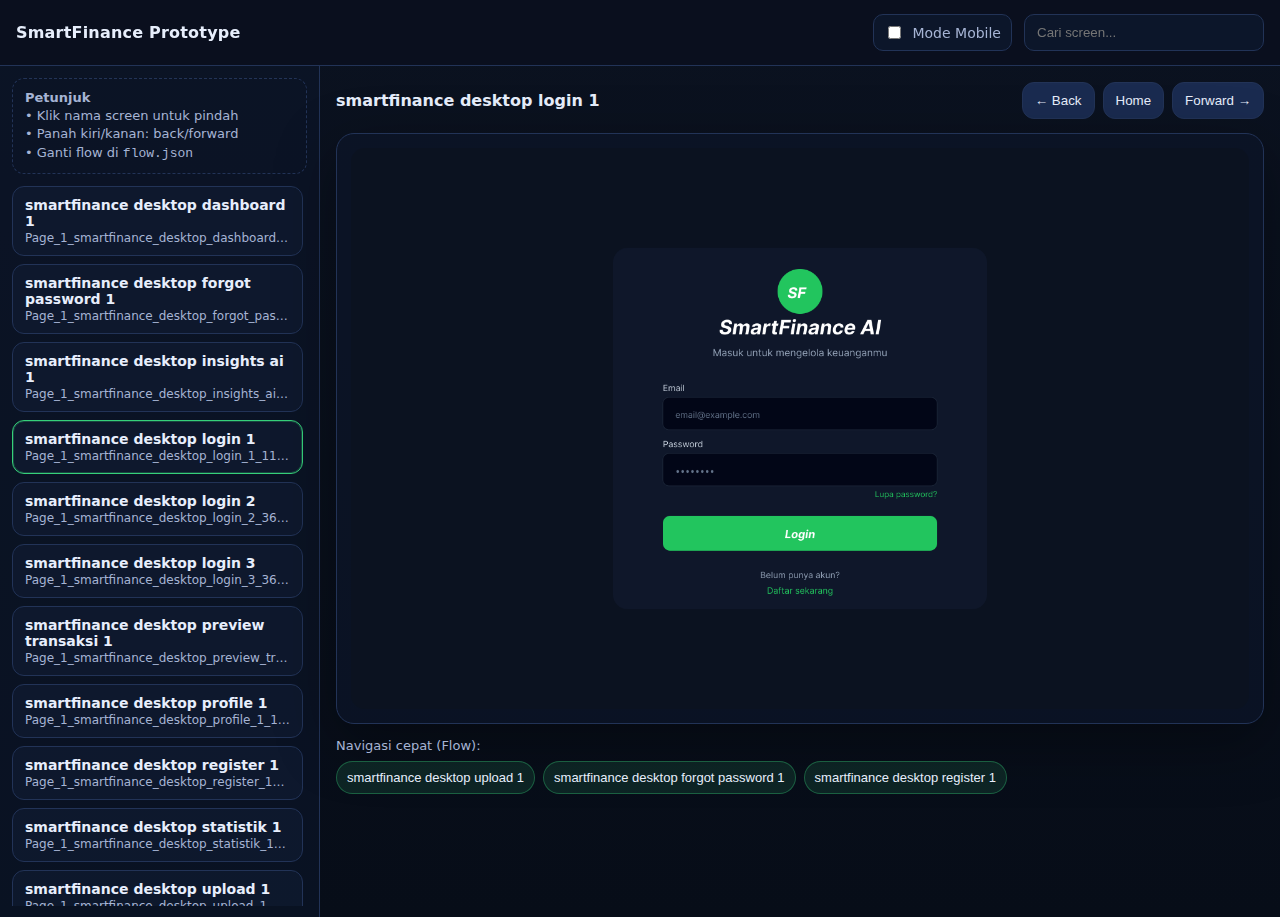
<file: index.html>
<!doctype html>
<html lang="id">
<head>
  <meta charset="utf-8" />
  <meta name="viewport" content="width=device-width, initial-scale=1" />
  <title>SmartFinance Prototype (Offline)</title>
  <link rel="stylesheet" href="style.css" />
</head>
<body>
  <header class="topbar">
    <div class="brand">SmartFinance Prototype</div>
    <div class="controls">
      <label class="toggle">
        <input id="deviceToggle" type="checkbox" />
        <span>Mode Mobile</span>
      </label>
      <input id="search" type="search" placeholder="Cari screen..." />
    </div>
  </header>

  <main class="layout">
    <aside class="sidebar">
      <div class="hint">
        <div><b>Petunjuk</b></div>
        <div>• Klik nama screen untuk pindah</div>
        <div>• Panah kiri/kanan: back/forward</div>
        <div>• Ganti flow di <code>flow.json</code></div>
      </div>
      <div id="screenList" class="screen-list"></div>
    </aside>

    <section class="viewer">
      <div class="viewer-header">
        <div id="screenTitle" class="title"></div>
        <div class="nav">
          <button id="btnBack" class="btn">← Back</button>
          <button id="btnHome" class="btn">Home</button>
          <button id="btnForward" class="btn">Forward →</button>
        </div>
      </div>

      <div class="frame-wrap">
        <div id="deviceFrame" class="device desktop">
          <img id="screenImg" alt="Prototype screen" />
        </div>
      </div>

      <div class="actions">
        <div class="actions-title">Navigasi cepat (Flow):</div>
        <div id="flowButtons" class="flow-buttons"></div>
      </div>
    </section>
  </main>

  <script src="app.js"></script>
</body>
</html>
</file>
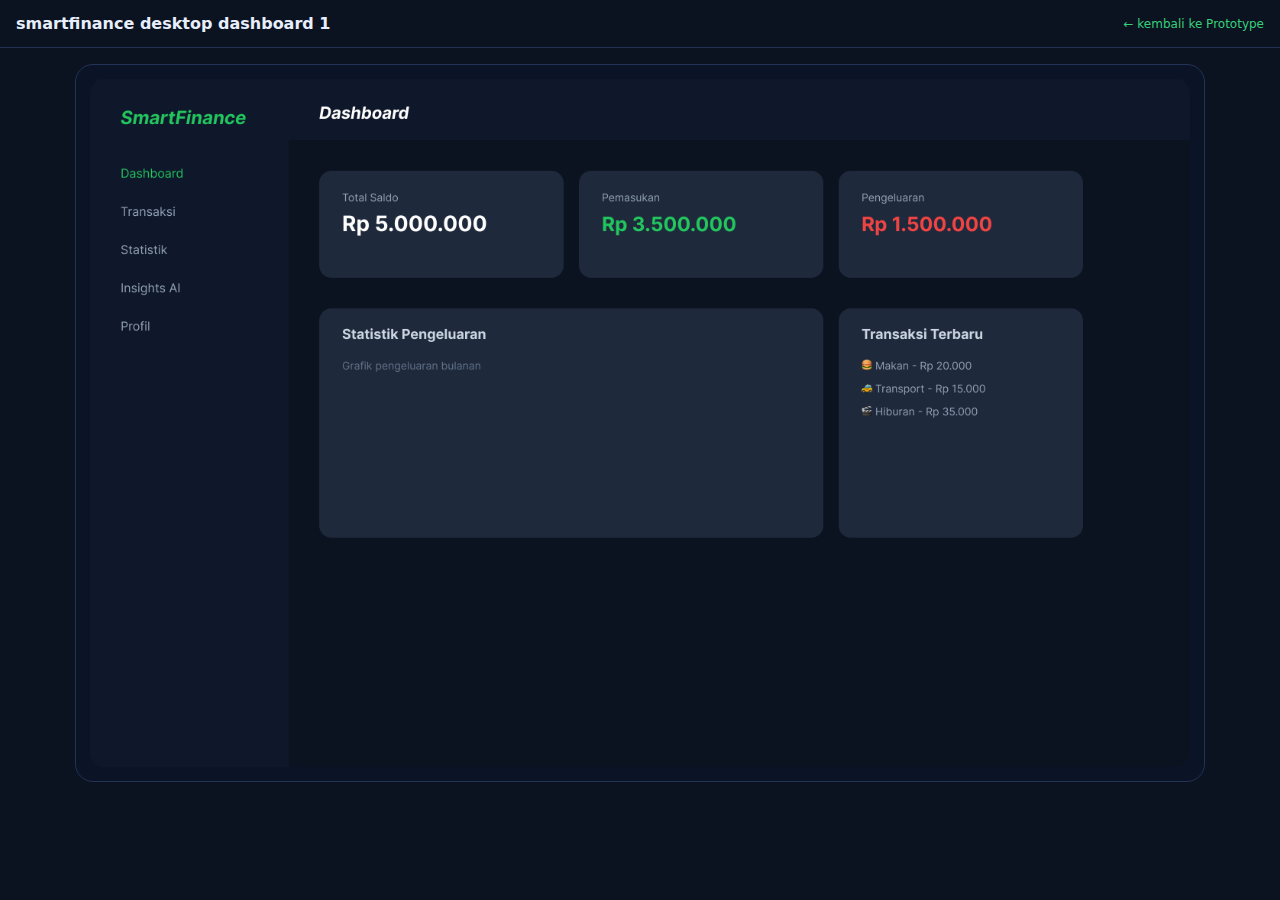
<file: pages/smartfinance_desktop_dashboard_1.html>
<!doctype html><html lang='id'><head><meta charset='utf-8'/>
<meta name='viewport' content='width=device-width, initial-scale=1'/>
<title>smartfinance desktop dashboard 1</title>
<style>
body{margin:0;background:#0b1220;color:#e7eefc;font-family:system-ui,Segoe UI,Roboto,Arial,sans-serif}
header{padding:14px 16px;border-bottom:1px solid #223357;display:flex;justify-content:space-between;align-items:center}
a{color:#36d07a;text-decoration:none}
main{display:flex;justify-content:center;padding:16px}
.wrap{max-width:1100px;width:100%;background:rgba(12,22,42,.65);border:1px solid #223357;border-radius:18px;padding:14px}
img{width:100%;height:auto;border-radius:14px;display:block}
.small{font-size:12px;color:#a6b4d4}
</style></head><body>
<header><div><b>smartfinance desktop dashboard 1</b></div><div class='small'><a href='../index.html'>← kembali ke Prototype</a></div></header>
<main><div class='wrap'><img src='../screens/Page_1_smartfinance_desktop_dashboard_1_1268.png' alt='smartfinance desktop dashboard 1'/></div></main>
</body></html>
</file>
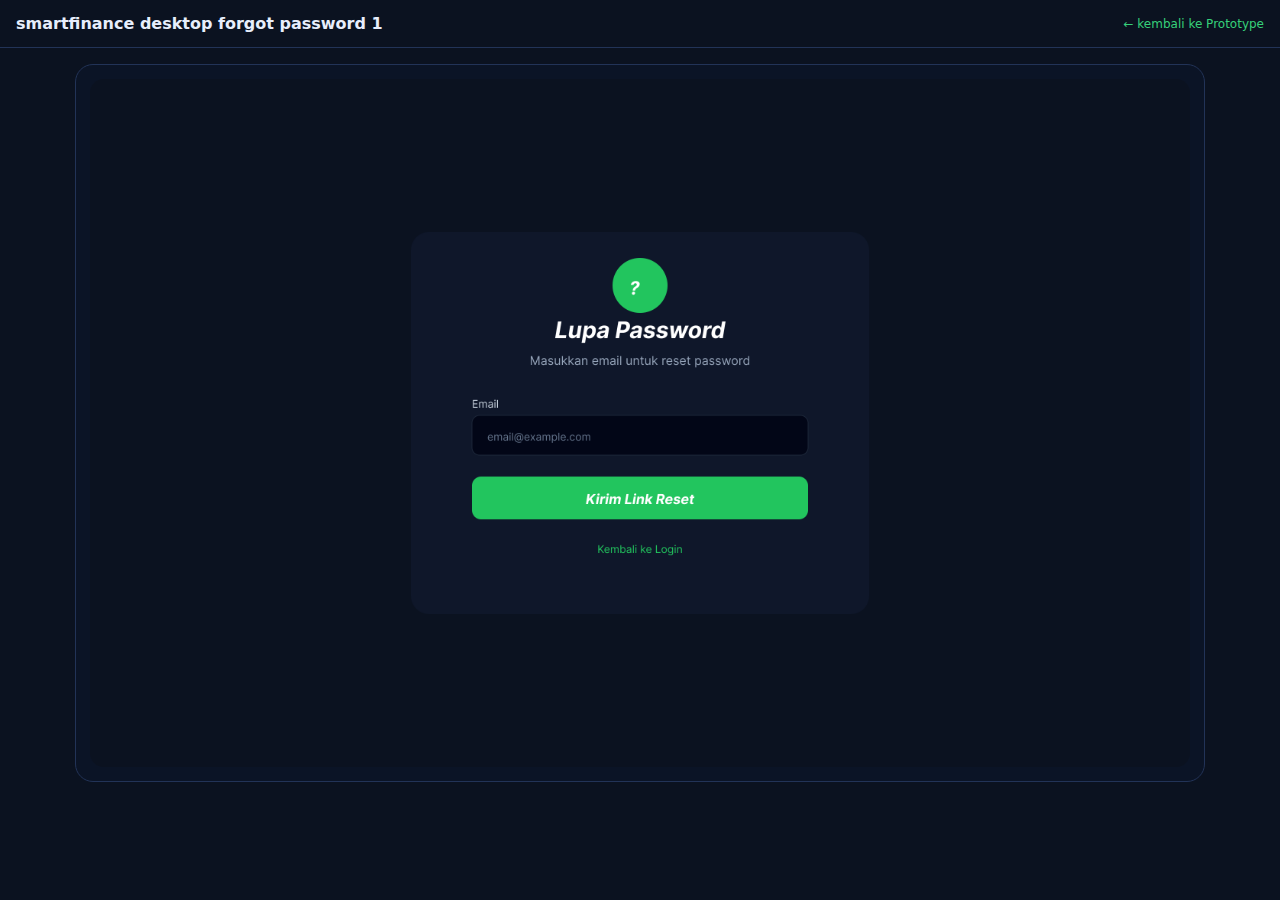
<file: pages/smartfinance_desktop_forgot_password_1.html>
<!doctype html><html lang='id'><head><meta charset='utf-8'/>
<meta name='viewport' content='width=device-width, initial-scale=1'/>
<title>smartfinance desktop forgot password 1</title>
<style>
body{margin:0;background:#0b1220;color:#e7eefc;font-family:system-ui,Segoe UI,Roboto,Arial,sans-serif}
header{padding:14px 16px;border-bottom:1px solid #223357;display:flex;justify-content:space-between;align-items:center}
a{color:#36d07a;text-decoration:none}
main{display:flex;justify-content:center;padding:16px}
.wrap{max-width:1100px;width:100%;background:rgba(12,22,42,.65);border:1px solid #223357;border-radius:18px;padding:14px}
img{width:100%;height:auto;border-radius:14px;display:block}
.small{font-size:12px;color:#a6b4d4}
</style></head><body>
<header><div><b>smartfinance desktop forgot password 1</b></div><div class='small'><a href='../index.html'>← kembali ke Prototype</a></div></header>
<main><div class='wrap'><img src='../screens/Page_1_smartfinance_desktop_forgot_password_1_161.png' alt='smartfinance desktop forgot password 1'/></div></main>
</body></html>
</file>
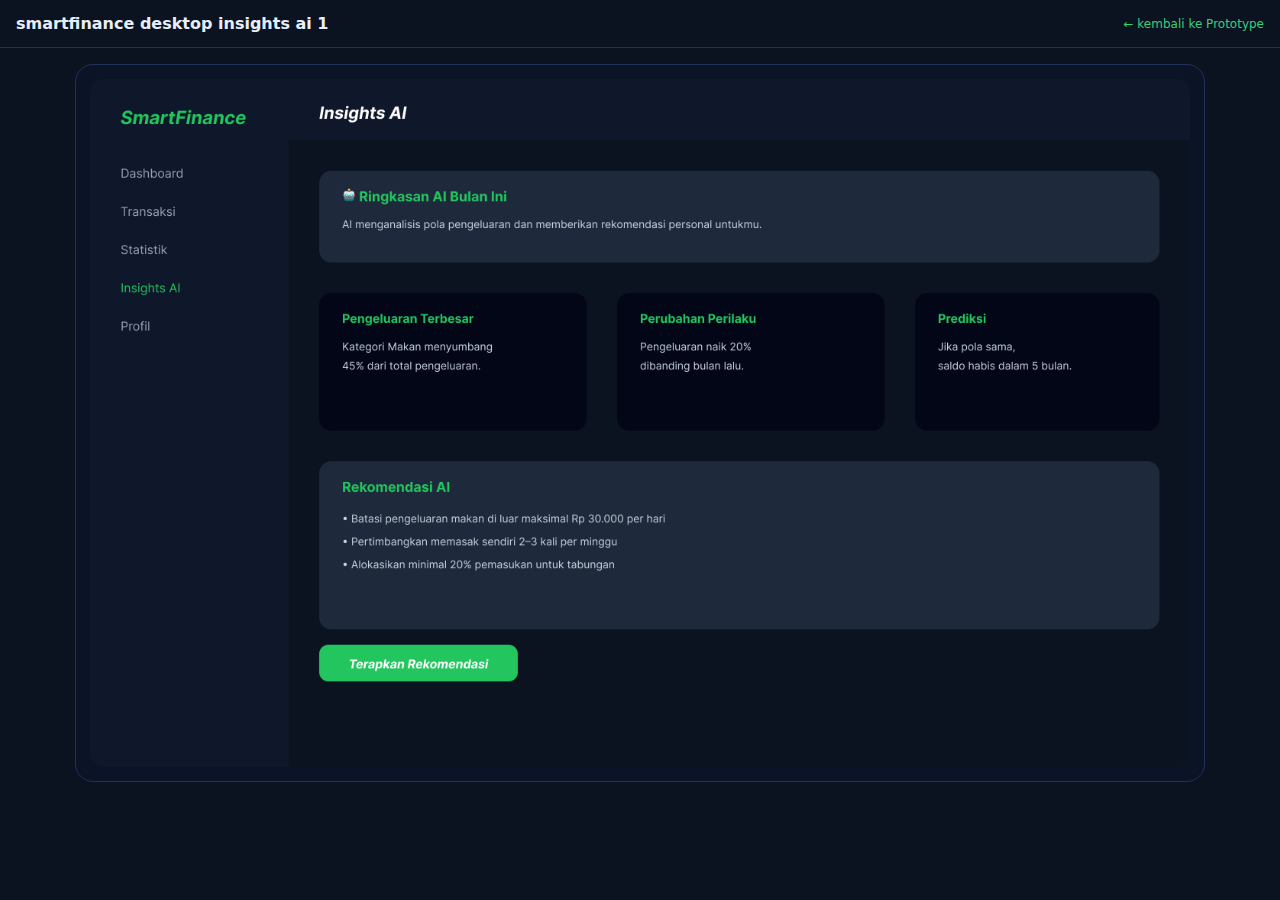
<file: pages/smartfinance_desktop_insights_ai_1.html>
<!doctype html><html lang='id'><head><meta charset='utf-8'/>
<meta name='viewport' content='width=device-width, initial-scale=1'/>
<title>smartfinance desktop insights ai 1</title>
<style>
body{margin:0;background:#0b1220;color:#e7eefc;font-family:system-ui,Segoe UI,Roboto,Arial,sans-serif}
header{padding:14px 16px;border-bottom:1px solid #223357;display:flex;justify-content:space-between;align-items:center}
a{color:#36d07a;text-decoration:none}
main{display:flex;justify-content:center;padding:16px}
.wrap{max-width:1100px;width:100%;background:rgba(12,22,42,.65);border:1px solid #223357;border-radius:18px;padding:14px}
img{width:100%;height:auto;border-radius:14px;display:block}
.small{font-size:12px;color:#a6b4d4}
</style></head><body>
<header><div><b>smartfinance desktop insights ai 1</b></div><div class='small'><a href='../index.html'>← kembali ke Prototype</a></div></header>
<main><div class='wrap'><img src='../screens/Page_1_smartfinance_desktop_insights_ai_1_174.png' alt='smartfinance desktop insights ai 1'/></div></main>
</body></html>
</file>
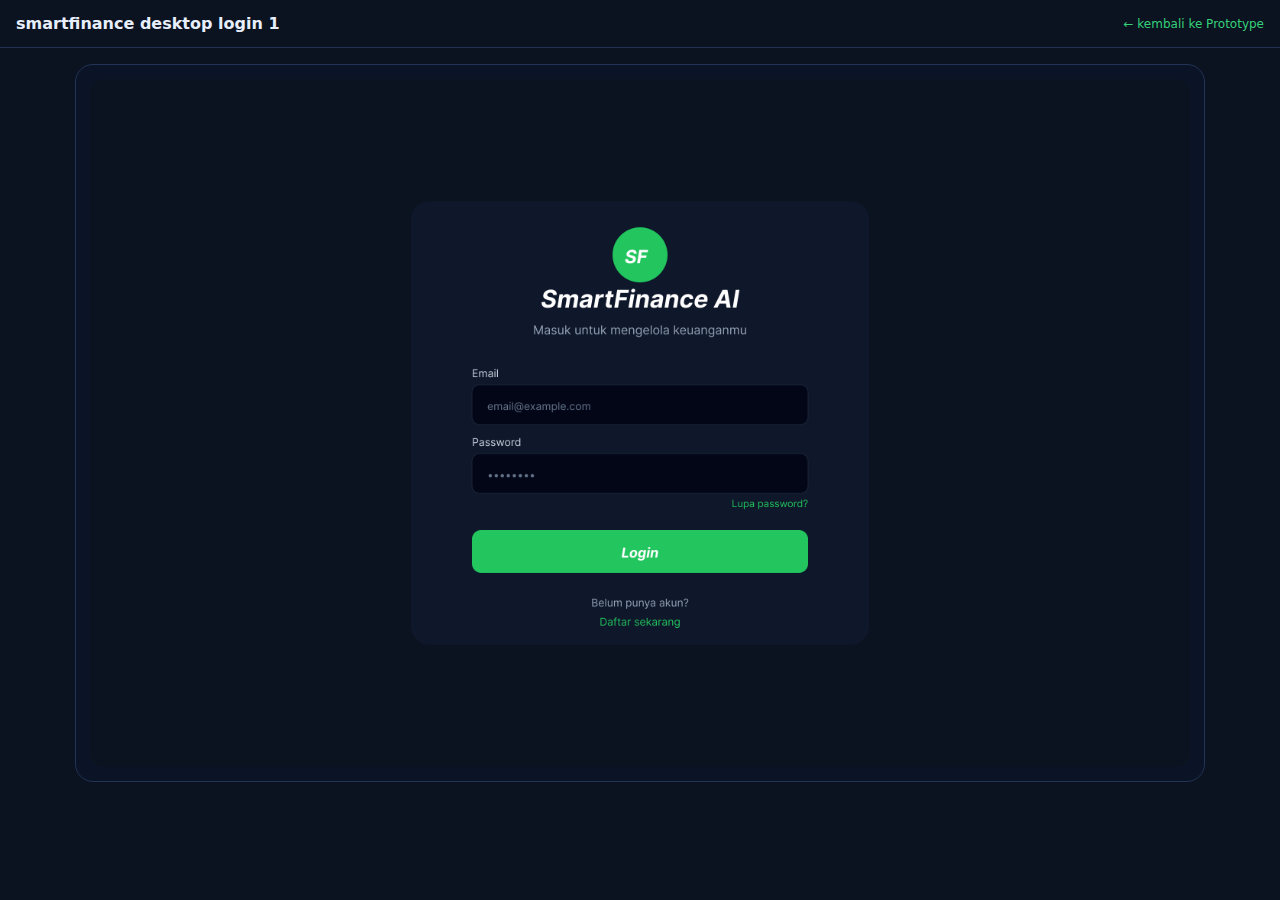
<file: pages/smartfinance_desktop_login_1.html>
<!doctype html><html lang='id'><head><meta charset='utf-8'/>
<meta name='viewport' content='width=device-width, initial-scale=1'/>
<title>smartfinance desktop login 1</title>
<style>
body{margin:0;background:#0b1220;color:#e7eefc;font-family:system-ui,Segoe UI,Roboto,Arial,sans-serif}
header{padding:14px 16px;border-bottom:1px solid #223357;display:flex;justify-content:space-between;align-items:center}
a{color:#36d07a;text-decoration:none}
main{display:flex;justify-content:center;padding:16px}
.wrap{max-width:1100px;width:100%;background:rgba(12,22,42,.65);border:1px solid #223357;border-radius:18px;padding:14px}
img{width:100%;height:auto;border-radius:14px;display:block}
.small{font-size:12px;color:#a6b4d4}
</style></head><body>
<header><div><b>smartfinance desktop login 1</b></div><div class='small'><a href='../index.html'>← kembali ke Prototype</a></div></header>
<main><div class='wrap'><img src='../screens/Page_1_smartfinance_desktop_login_1_1107.png' alt='smartfinance desktop login 1'/></div></main>
</body></html>
</file>
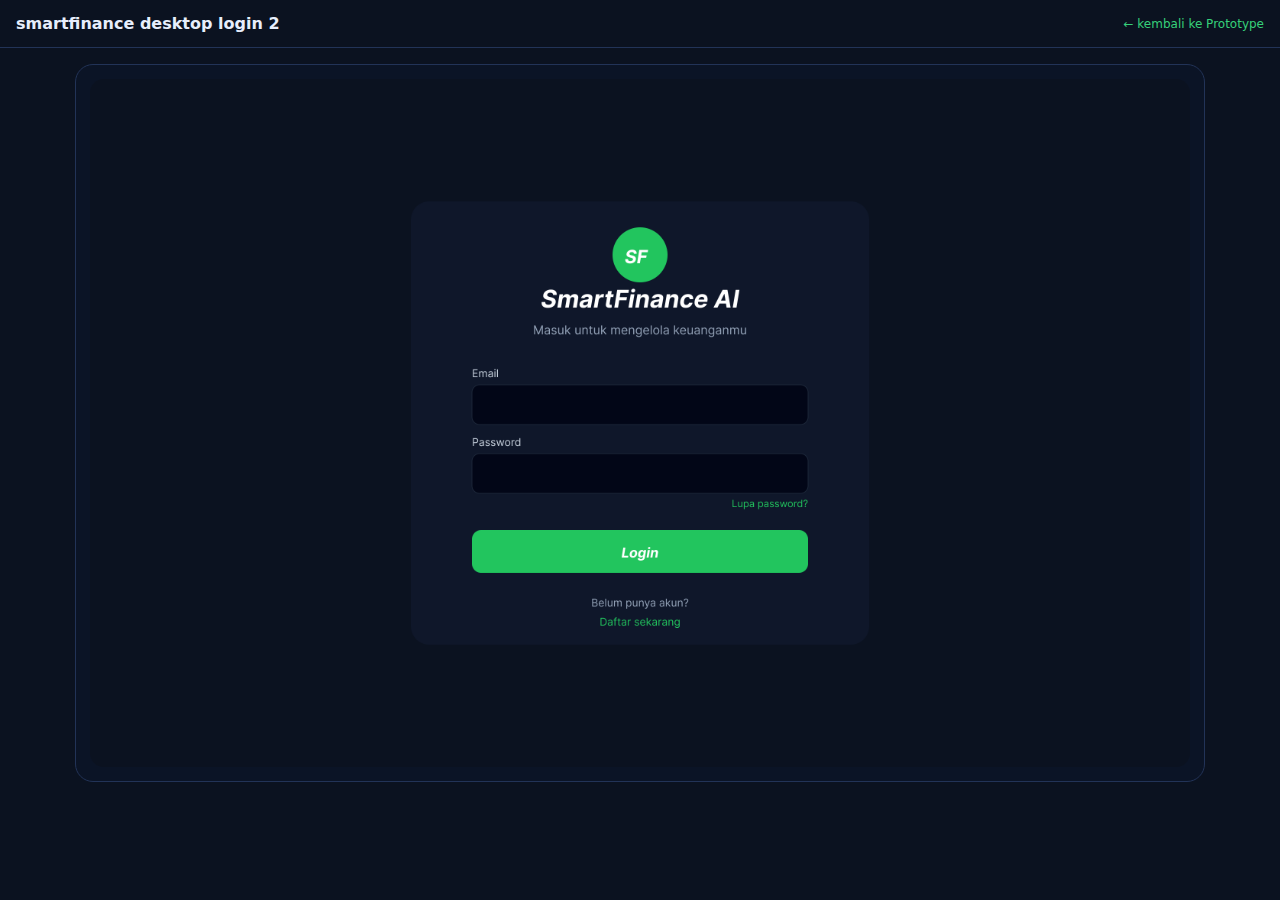
<file: pages/smartfinance_desktop_login_2.html>
<!doctype html><html lang='id'><head><meta charset='utf-8'/>
<meta name='viewport' content='width=device-width, initial-scale=1'/>
<title>smartfinance desktop login 2</title>
<style>
body{margin:0;background:#0b1220;color:#e7eefc;font-family:system-ui,Segoe UI,Roboto,Arial,sans-serif}
header{padding:14px 16px;border-bottom:1px solid #223357;display:flex;justify-content:space-between;align-items:center}
a{color:#36d07a;text-decoration:none}
main{display:flex;justify-content:center;padding:16px}
.wrap{max-width:1100px;width:100%;background:rgba(12,22,42,.65);border:1px solid #223357;border-radius:18px;padding:14px}
img{width:100%;height:auto;border-radius:14px;display:block}
.small{font-size:12px;color:#a6b4d4}
</style></head><body>
<header><div><b>smartfinance desktop login 2</b></div><div class='small'><a href='../index.html'>← kembali ke Prototype</a></div></header>
<main><div class='wrap'><img src='../screens/Page_1_smartfinance_desktop_login_2_3620.png' alt='smartfinance desktop login 2'/></div></main>
</body></html>
</file>
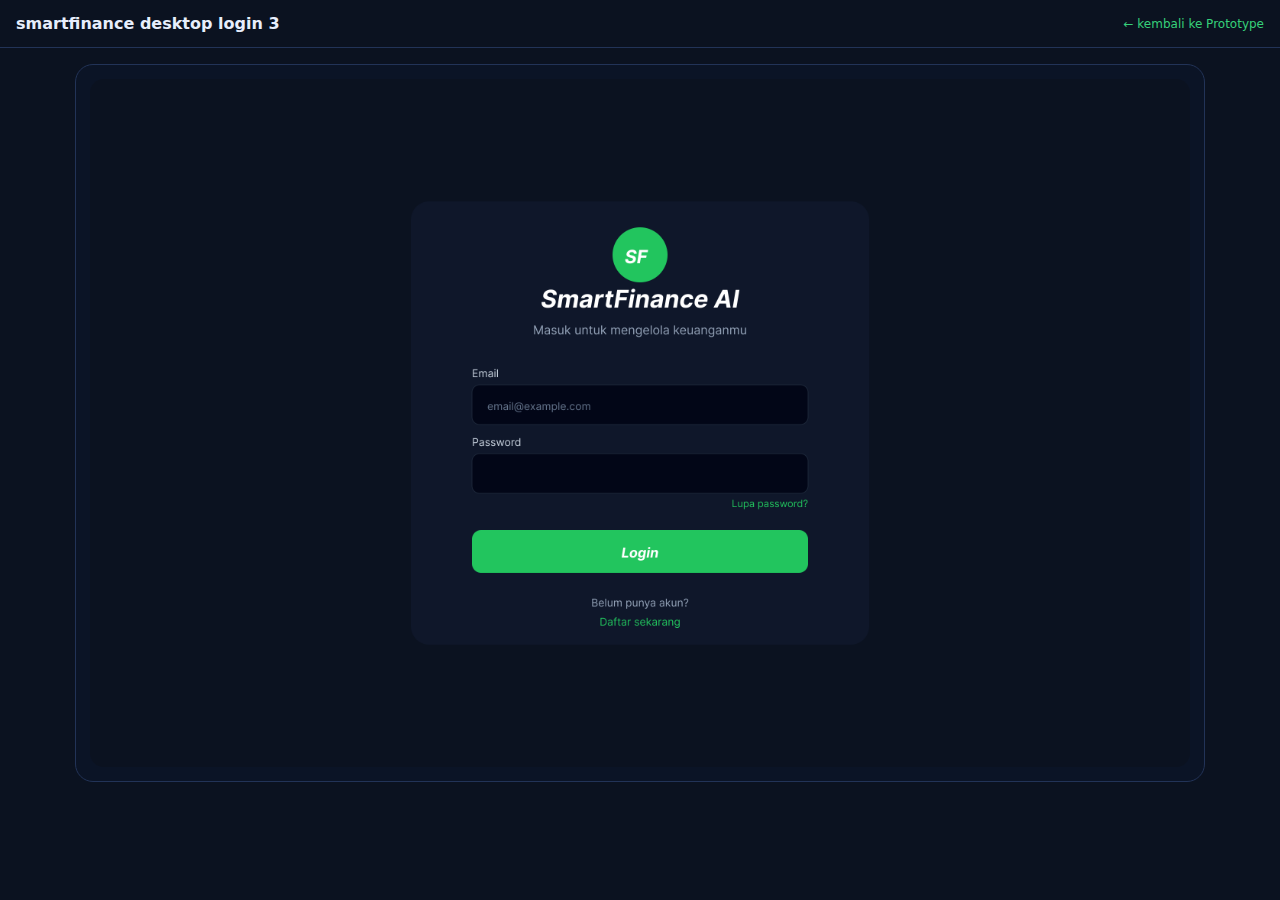
<file: pages/smartfinance_desktop_login_3.html>
<!doctype html><html lang='id'><head><meta charset='utf-8'/>
<meta name='viewport' content='width=device-width, initial-scale=1'/>
<title>smartfinance desktop login 3</title>
<style>
body{margin:0;background:#0b1220;color:#e7eefc;font-family:system-ui,Segoe UI,Roboto,Arial,sans-serif}
header{padding:14px 16px;border-bottom:1px solid #223357;display:flex;justify-content:space-between;align-items:center}
a{color:#36d07a;text-decoration:none}
main{display:flex;justify-content:center;padding:16px}
.wrap{max-width:1100px;width:100%;background:rgba(12,22,42,.65);border:1px solid #223357;border-radius:18px;padding:14px}
img{width:100%;height:auto;border-radius:14px;display:block}
.small{font-size:12px;color:#a6b4d4}
</style></head><body>
<header><div><b>smartfinance desktop login 3</b></div><div class='small'><a href='../index.html'>← kembali ke Prototype</a></div></header>
<main><div class='wrap'><img src='../screens/Page_1_smartfinance_desktop_login_3_3638.png' alt='smartfinance desktop login 3'/></div></main>
</body></html>
</file>
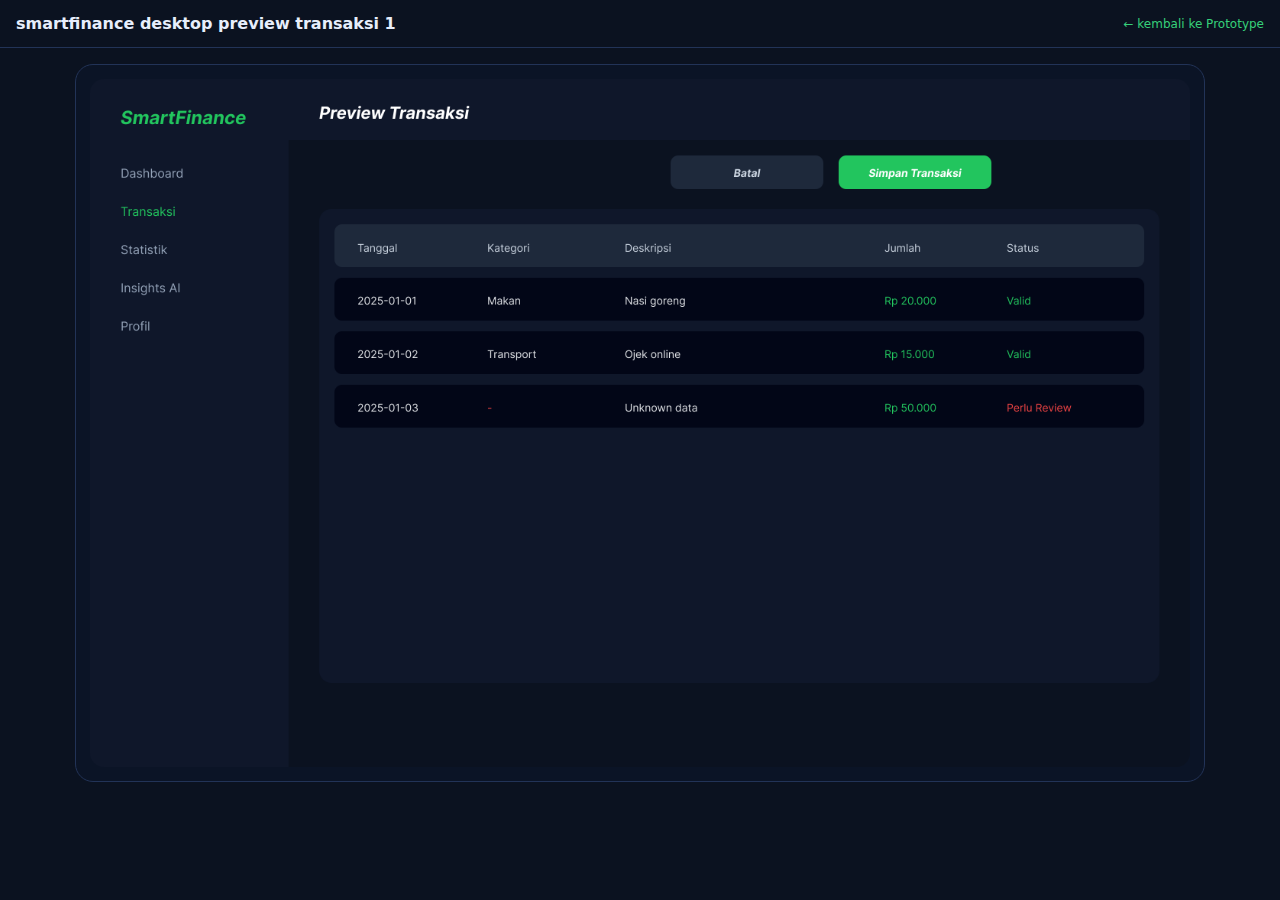
<file: pages/smartfinance_desktop_preview_transaksi_1.html>
<!doctype html><html lang='id'><head><meta charset='utf-8'/>
<meta name='viewport' content='width=device-width, initial-scale=1'/>
<title>smartfinance desktop preview transaksi 1</title>
<style>
body{margin:0;background:#0b1220;color:#e7eefc;font-family:system-ui,Segoe UI,Roboto,Arial,sans-serif}
header{padding:14px 16px;border-bottom:1px solid #223357;display:flex;justify-content:space-between;align-items:center}
a{color:#36d07a;text-decoration:none}
main{display:flex;justify-content:center;padding:16px}
.wrap{max-width:1100px;width:100%;background:rgba(12,22,42,.65);border:1px solid #223357;border-radius:18px;padding:14px}
img{width:100%;height:auto;border-radius:14px;display:block}
.small{font-size:12px;color:#a6b4d4}
</style></head><body>
<header><div><b>smartfinance desktop preview transaksi 1</b></div><div class='small'><a href='../index.html'>← kembali ke Prototype</a></div></header>
<main><div class='wrap'><img src='../screens/Page_1_smartfinance_desktop_preview_transaksi_1_1228.png' alt='smartfinance desktop preview transaksi 1'/></div></main>
</body></html>
</file>
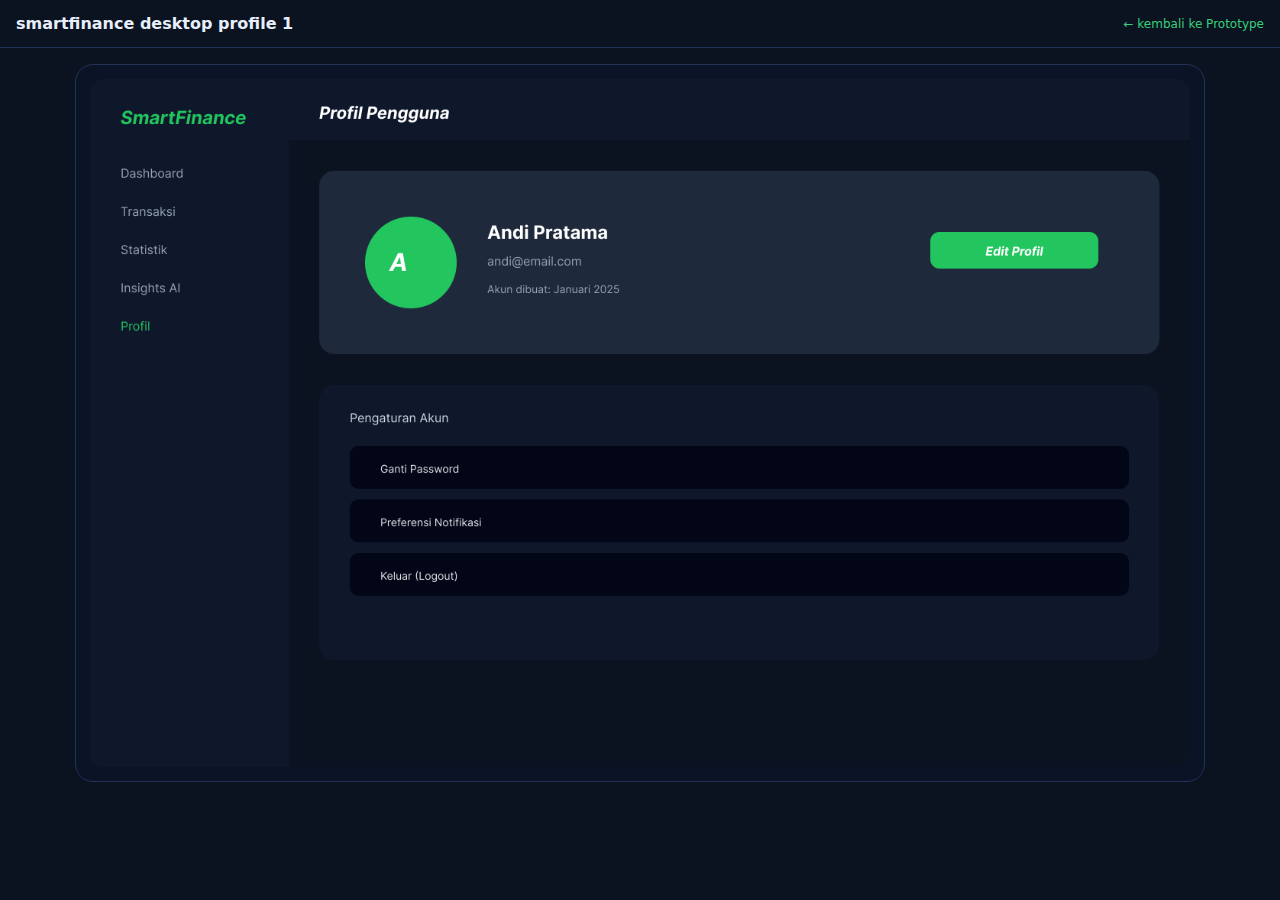
<file: pages/smartfinance_desktop_profile_1.html>
<!doctype html><html lang='id'><head><meta charset='utf-8'/>
<meta name='viewport' content='width=device-width, initial-scale=1'/>
<title>smartfinance desktop profile 1</title>
<style>
body{margin:0;background:#0b1220;color:#e7eefc;font-family:system-ui,Segoe UI,Roboto,Arial,sans-serif}
header{padding:14px 16px;border-bottom:1px solid #223357;display:flex;justify-content:space-between;align-items:center}
a{color:#36d07a;text-decoration:none}
main{display:flex;justify-content:center;padding:16px}
.wrap{max-width:1100px;width:100%;background:rgba(12,22,42,.65);border:1px solid #223357;border-radius:18px;padding:14px}
img{width:100%;height:auto;border-radius:14px;display:block}
.small{font-size:12px;color:#a6b4d4}
</style></head><body>
<header><div><b>smartfinance desktop profile 1</b></div><div class='small'><a href='../index.html'>← kembali ke Prototype</a></div></header>
<main><div class='wrap'><img src='../screens/Page_1_smartfinance_desktop_profile_1_1125.png' alt='smartfinance desktop profile 1'/></div></main>
</body></html>
</file>
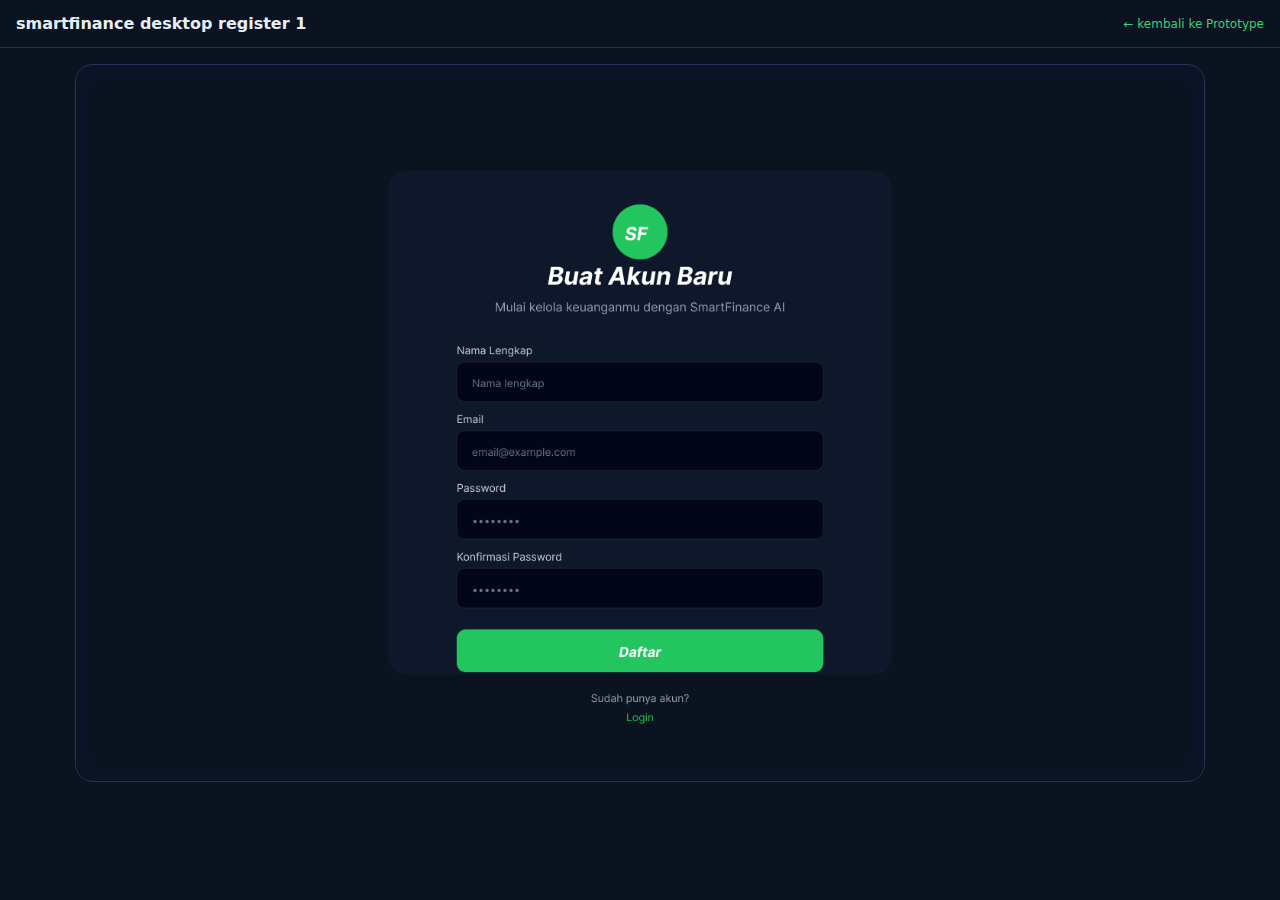
<file: pages/smartfinance_desktop_register_1.html>
<!doctype html><html lang='id'><head><meta charset='utf-8'/>
<meta name='viewport' content='width=device-width, initial-scale=1'/>
<title>smartfinance desktop register 1</title>
<style>
body{margin:0;background:#0b1220;color:#e7eefc;font-family:system-ui,Segoe UI,Roboto,Arial,sans-serif}
header{padding:14px 16px;border-bottom:1px solid #223357;display:flex;justify-content:space-between;align-items:center}
a{color:#36d07a;text-decoration:none}
main{display:flex;justify-content:center;padding:16px}
.wrap{max-width:1100px;width:100%;background:rgba(12,22,42,.65);border:1px solid #223357;border-radius:18px;padding:14px}
img{width:100%;height:auto;border-radius:14px;display:block}
.small{font-size:12px;color:#a6b4d4}
</style></head><body>
<header><div><b>smartfinance desktop register 1</b></div><div class='small'><a href='../index.html'>← kembali ke Prototype</a></div></header>
<main><div class='wrap'><img src='../screens/Page_1_smartfinance_desktop_register_1_1152.png' alt='smartfinance desktop register 1'/></div></main>
</body></html>
</file>
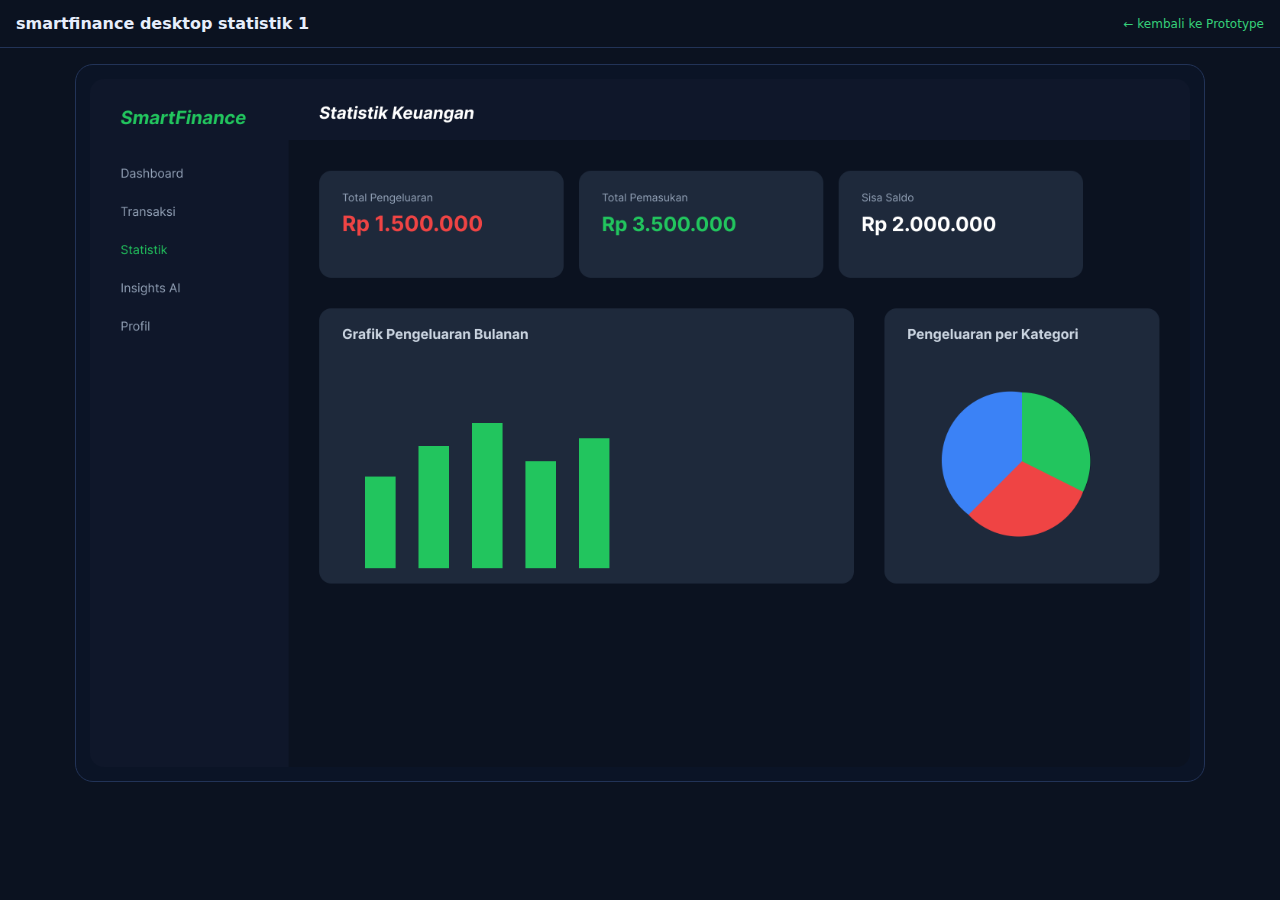
<file: pages/smartfinance_desktop_statistik_1.html>
<!doctype html><html lang='id'><head><meta charset='utf-8'/>
<meta name='viewport' content='width=device-width, initial-scale=1'/>
<title>smartfinance desktop statistik 1</title>
<style>
body{margin:0;background:#0b1220;color:#e7eefc;font-family:system-ui,Segoe UI,Roboto,Arial,sans-serif}
header{padding:14px 16px;border-bottom:1px solid #223357;display:flex;justify-content:space-between;align-items:center}
a{color:#36d07a;text-decoration:none}
main{display:flex;justify-content:center;padding:16px}
.wrap{max-width:1100px;width:100%;background:rgba(12,22,42,.65);border:1px solid #223357;border-radius:18px;padding:14px}
img{width:100%;height:auto;border-radius:14px;display:block}
.small{font-size:12px;color:#a6b4d4}
</style></head><body>
<header><div><b>smartfinance desktop statistik 1</b></div><div class='small'><a href='../index.html'>← kembali ke Prototype</a></div></header>
<main><div class='wrap'><img src='../screens/Page_1_smartfinance_desktop_statistik_1_1175.png' alt='smartfinance desktop statistik 1'/></div></main>
</body></html>
</file>
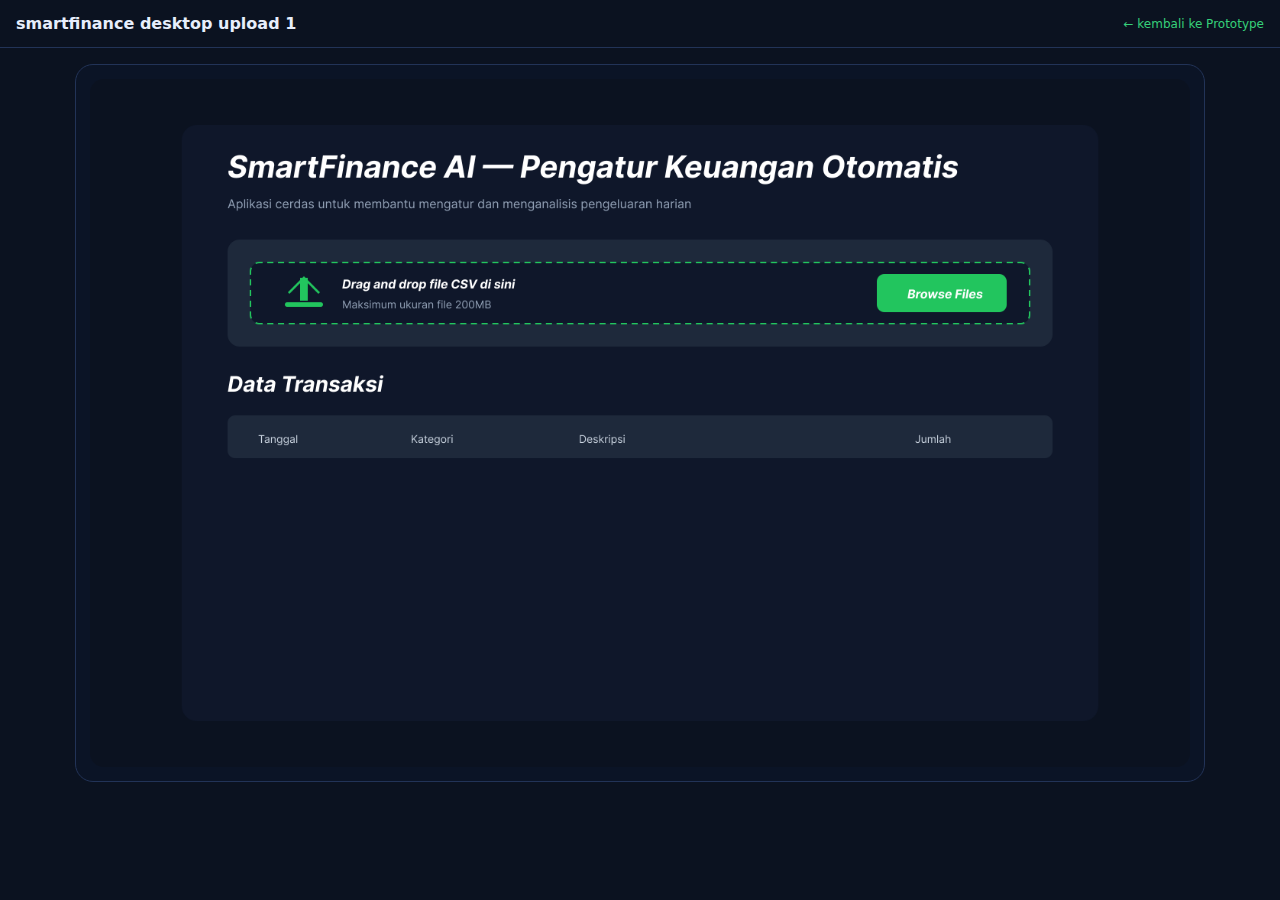
<file: pages/smartfinance_desktop_upload_1.html>
<!doctype html><html lang='id'><head><meta charset='utf-8'/>
<meta name='viewport' content='width=device-width, initial-scale=1'/>
<title>smartfinance desktop upload 1</title>
<style>
body{margin:0;background:#0b1220;color:#e7eefc;font-family:system-ui,Segoe UI,Roboto,Arial,sans-serif}
header{padding:14px 16px;border-bottom:1px solid #223357;display:flex;justify-content:space-between;align-items:center}
a{color:#36d07a;text-decoration:none}
main{display:flex;justify-content:center;padding:16px}
.wrap{max-width:1100px;width:100%;background:rgba(12,22,42,.65);border:1px solid #223357;border-radius:18px;padding:14px}
img{width:100%;height:auto;border-radius:14px;display:block}
.small{font-size:12px;color:#a6b4d4}
</style></head><body>
<header><div><b>smartfinance desktop upload 1</b></div><div class='small'><a href='../index.html'>← kembali ke Prototype</a></div></header>
<main><div class='wrap'><img src='../screens/Page_1_smartfinance_desktop_upload_1_1208.png' alt='smartfinance desktop upload 1'/></div></main>
</body></html>
</file>
<file: style.css>
:root{
  --bg:#0b1220; --panel:#0f1a30; --panel2:#0c162a; --text:#e7eefc; --muted:#a6b4d4;
  --line:#223357; --btn:#1a2b50; --btn2:#223a6d; --accent:#36d07a;
}
*{box-sizing:border-box}
body{margin:0;font-family:system-ui,-apple-system,Segoe UI,Roboto,Arial,sans-serif;
  background:linear-gradient(180deg,var(--bg),#070d18);color:var(--text);}
.topbar{display:flex;align-items:center;justify-content:space-between;padding:14px 16px;
  border-bottom:1px solid var(--line);background:rgba(10,16,30,.9);backdrop-filter: blur(8px);
  position:sticky;top:0;z-index:10;}
.brand{font-weight:700;letter-spacing:.2px}
.controls{display:flex;gap:12px;align-items:center}
#search{padding:10px 12px;border-radius:10px;border:1px solid var(--line);background:var(--panel2);
  color:var(--text);min-width:240px;}
.toggle{display:flex;gap:8px;align-items:center;padding:8px 10px;border:1px solid var(--line);
  border-radius:10px;background:var(--panel2);color:var(--muted);font-size:14px;}
.layout{display:grid;grid-template-columns: 320px 1fr;min-height:calc(100vh - 58px)}
.sidebar{border-right:1px solid var(--line);background:rgba(12,22,42,.6);padding:12px;}
.hint{padding:10px 12px;border:1px dashed var(--line);border-radius:12px;color:var(--muted);
  font-size:13px;line-height:1.4;margin-bottom:12px;}
.screen-list{display:flex;flex-direction:column;gap:8px;max-height:calc(100vh - 180px);
  overflow:auto;padding-right:4px}
.screen-item{display:flex;flex-direction:column;gap:2px;padding:10px 12px;border-radius:12px;
  border:1px solid var(--line);background:rgba(15,26,48,.8);cursor:pointer;}
.screen-item:hover{border-color:#35538f}
.screen-item.active{border-color:var(--accent);box-shadow:0 0 0 1px rgba(54,208,122,.25) inset}
.screen-name{font-weight:600;font-size:14px}
.screen-file{font-size:12px;color:var(--muted);overflow:hidden;text-overflow:ellipsis;white-space:nowrap}
.viewer{padding:16px}
.viewer-header{display:flex;justify-content:space-between;align-items:center;gap:12px;flex-wrap:wrap;}
.title{font-size:16px;font-weight:700}
.nav{display:flex;gap:8px}
.btn{background:var(--btn);border:1px solid var(--line);color:var(--text);
  padding:10px 12px;border-radius:12px;cursor:pointer;}
.btn:hover{background:var(--btn2)}
.frame-wrap{margin-top:14px;display:flex;justify-content:center}
.device{border:1px solid var(--line);background:rgba(12,22,42,.65);border-radius:18px;padding:14px;
  max-width:1100px;width:100%;box-shadow:0 18px 60px rgba(0,0,0,.35);}
.device.mobile{max-width:420px;border-radius:28px;}
#screenImg{width:100%;height:auto;display:block;border-radius:14px;}
.actions{margin-top:14px}
.actions-title{color:var(--muted);font-size:13px;margin-bottom:8px}
.flow-buttons{display:flex;flex-wrap:wrap;gap:8px}
.flow-btn{background:rgba(54,208,122,.12);border:1px solid rgba(54,208,122,.35);color:var(--text);
  padding:8px 10px;border-radius:999px;cursor:pointer;font-size:13px;}
.flow-btn:hover{background:rgba(54,208,122,.18)}
.small{font-size:12px;color:var(--muted)}
</file>
